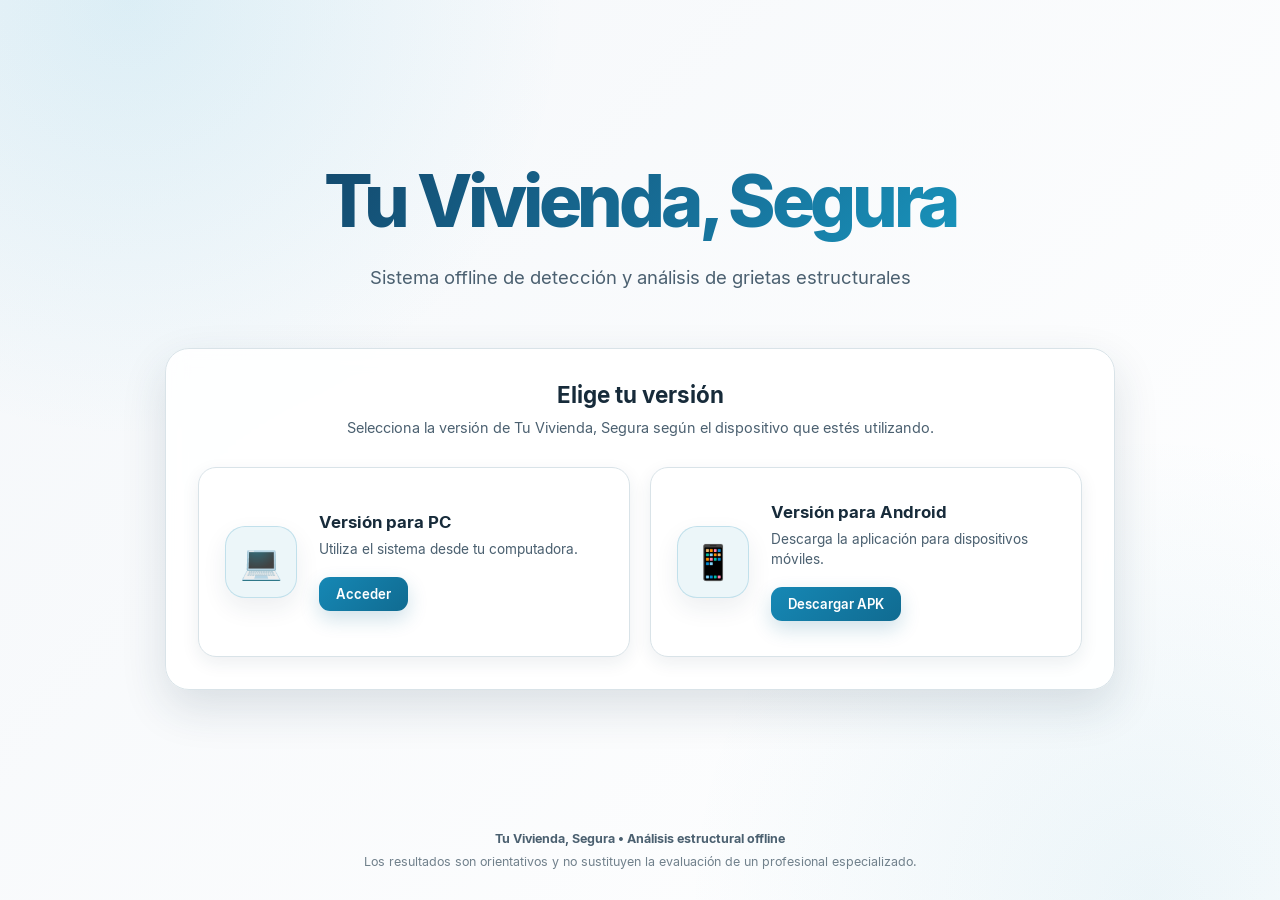
<file: index.html>
<!DOCTYPE html>
<html lang="es">
<head>
    <meta charset="utf-8" />
    <meta name="viewport" content="width=device-width, initial-scale=1" />
    <meta name="description" content="Tu Vivienda, Segura: aplicación offline para la detección y análisis de grietas estructurales." />
    <meta name="theme-color" content="#1688b5" />
    <meta name="color-scheme" content="light" />
    <title>Bienvenido | Tu Vivienda, Segura</title>
    <link rel="stylesheet" href="style.css" />
</head>
<body>
    <main class="welcome">
        <section class="welcome-content">
            <header class="welcome-header">
                <h1>Tu Vivienda, Segura</h1>
                <p>Sistema offline de detección y análisis de grietas estructurales</p>
            </header>
            <section class="download-section" aria-labelledby="downloadTitle">
                <h2 id="downloadTitle">Elige tu versión</h2>
                <p class="download-description">Selecciona la versión de Tu Vivienda, Segura según el dispositivo que estés utilizando. </p>
                <div class="download-options">
                    <a class="download-card" href="https://github.com/lucianoderek/TVS/releases/download/v1.0.0/TVS-PC-v1.0.0.exe" aria-label="Usar Tu Vivienda, Segura en PC">
                        <div class="download-icon" aria-hidden="true">💻</div>
                        <div class="download-info">
                            <h3>Versión para PC</h3>
                            <p>Utiliza el sistema desde tu computadora.</p>
                            <span class="download-button">Acceder</span>
                        </div>
                    </a>
                    <a class="download-card" href="https://github.com/lucianoderek/TVS/releases/download/v1.0.0/TVS-Android-v1.0.0.apk" aria-label="Descargar Tu Vivienda, Segura para Android">
                        <div class="download-icon" aria-hidden="true">📱</div>
                        <div class="download-info">
                            <h3>Versión para Android</h3>
                            <p>Descarga la aplicación para dispositivos móviles.</p>
                            <span class="download-button">Descargar APK</span>
                        </div>
                    </a>
                </div>
            </section>
        </section>
        <footer class="footer">
            <p><strong>Tu Vivienda, Segura • Análisis estructural offline</strong></p>
            <p>Los resultados son orientativos y no sustituyen la evaluación de un profesional especializado.</p>
        </footer>
    </main>
</body>
</html>
</file>
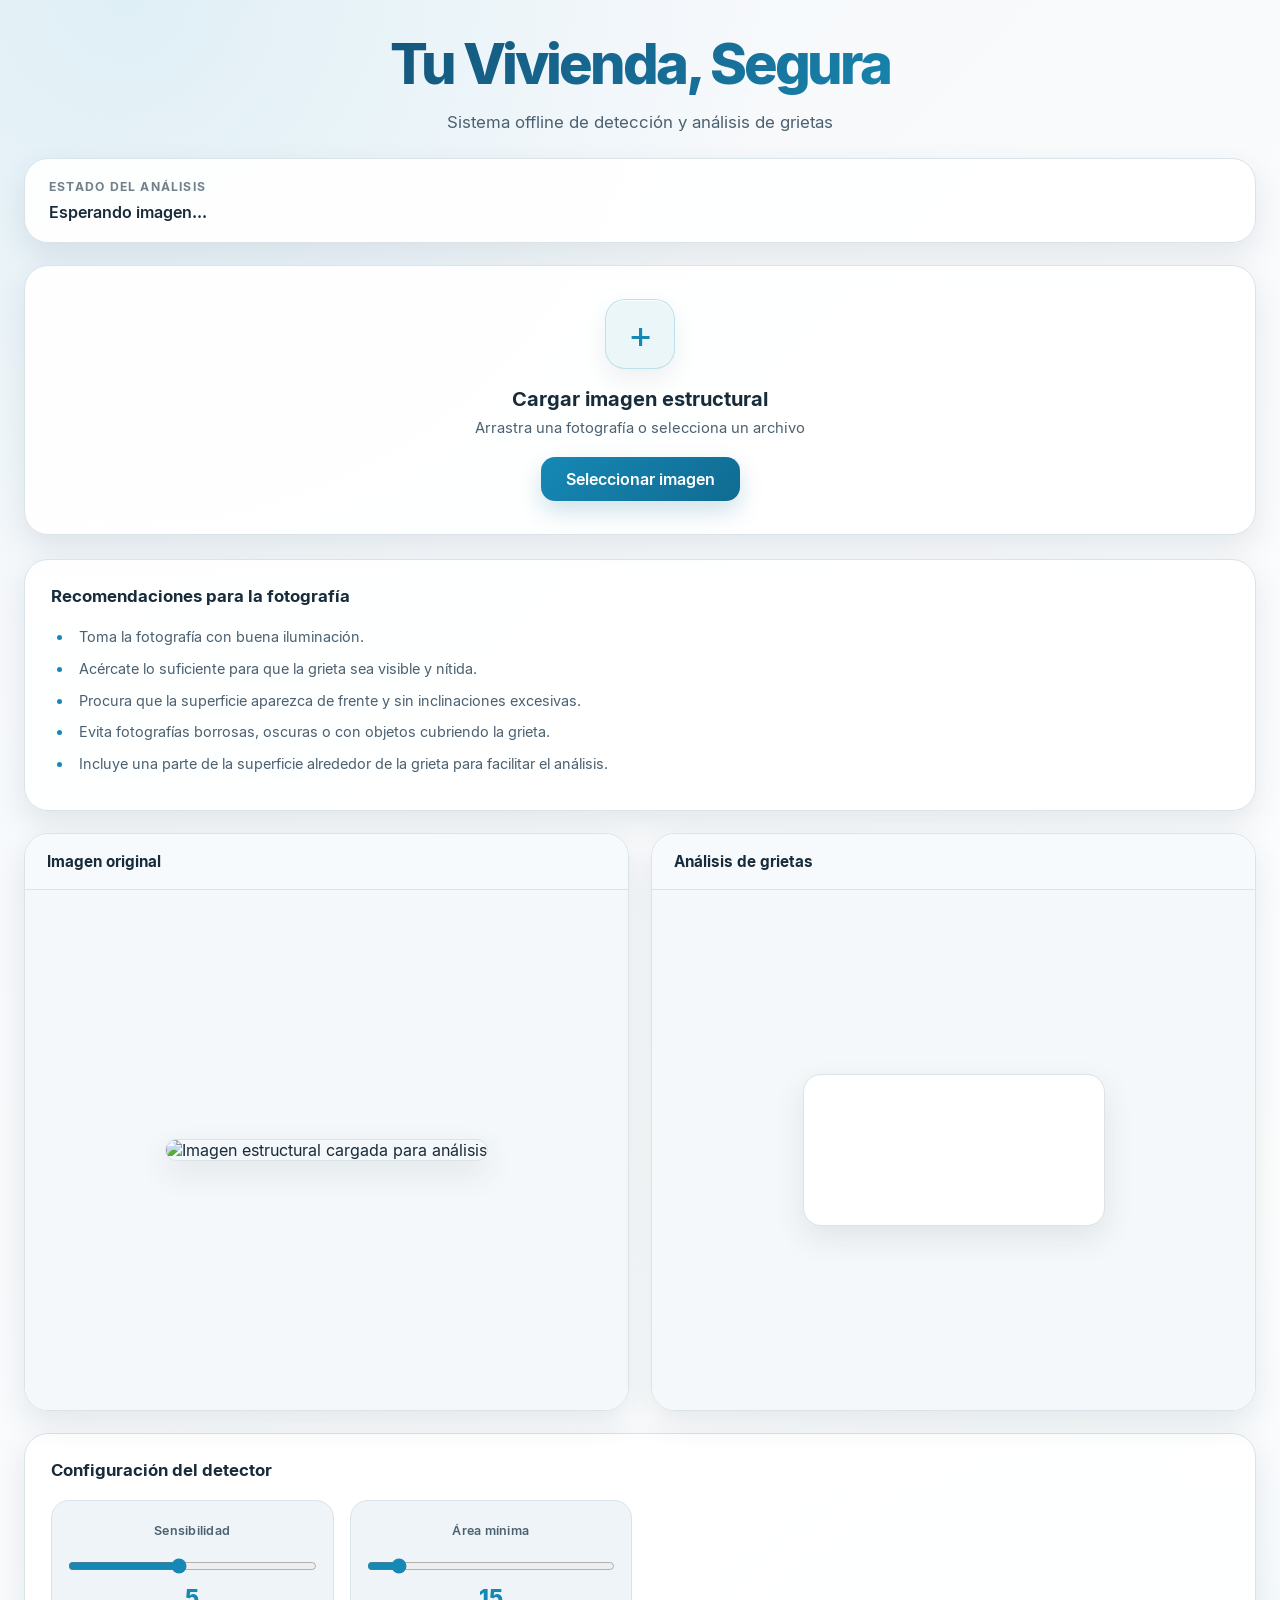
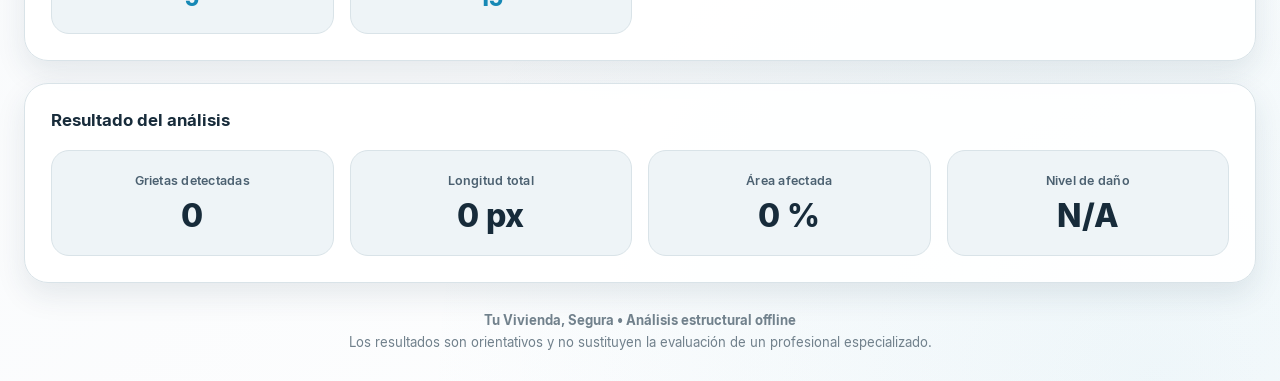
<file: pc/index.html>
<!DOCTYPE html>
<html lang="es">
<head>
    <meta charset="utf-8" />
    <meta name="viewport" content="width=device-width, initial-scale=1" />
    <meta name="description" content="Tu Vivienda, Segura: aplicación offline para la detección y análisis de grietas estructurales." />
    <meta name="theme-color" content="#0f172a" />
    <title>Tu Vivienda, Segura | Detector de grietas</title>
    <link rel="stylesheet" href="style.css" />
</head>
<body>
    <div class="app">
        <header class="header">
            <h1>Tu Vivienda, Segura</h1>
            <p>Sistema offline de detección y análisis de grietas</p>
        </header>
        <section class="status-card" aria-labelledby="statusTitle">
            <h2 id="statusTitle" class="status-title">Estado del análisis</h2>
            <div id="statusText" role="status" aria-live="polite">Esperando imagen...</div>
        </section>
        <section class="upload-area" id="dropZone" aria-labelledby="uploadTitle">
            <div class="upload-symbol" aria-hidden="true">+</div>
            <h2 id="uploadTitle">Cargar imagen estructural</h2>
            <p>Arrastra una fotografía o selecciona un archivo</p>
            <input type="file" id="imageInput" accept="image/jpeg, image/png, image/webp, image/bmp" hidden />
            <button id="uploadButton" type="button">Seleccionar imagen</button>
        </section>
        <section class="results-card photo-recommendations" aria-labelledby="photoTipsTitle">
            <h2 id="photoTipsTitle">Recomendaciones para la fotografía</h2>
            <ul>
                <li> Toma la fotografía con buena iluminación.</li>
                <li> Acércate lo suficiente para que la grieta sea visible y nítida.</li>
                <li> Procura que la superficie aparezca de frente y sin inclinaciones excesivas.</li>
                <li> Evita fotografías borrosas, oscuras o con objetos cubriendo la grieta.</li>
                <li> Incluye una parte de la superficie alrededor de la grieta para facilitar el análisis.</li>
            </ul>
        </section>
        <section id="indicator" class="indicator hidden" aria-labelledby="damageLabel">
            <svg viewBox="0 0 160 160">
                <circle cx="80" cy="80" r="60" class="circle-background" />
                <circle id="progressCircle" cx="80" cy="80" r="60" class="circle-progress" />
                <text id="damagePercent" x="80" y="85" text-anchor="middle" class="percentage">0%</text>
            </svg>
            <div id="damageLabel" class="damage-label">Sin análisis</div>
        </section>
        <main class="workspace">
            <section class="panel" aria-labelledby="originalTitle">
                <h2 id="originalTitle" class="panel-header">Imagen original</h2>
                <div class="panel-content">
                    <img id="preview" alt="Imagen estructural cargada para análisis" />
                </div>
            </section>
            <section class="panel" aria-labelledby="analysisTitle">
                <h2 id="analysisTitle" class="panel-header">Análisis de grietas</h2>
                <div class="panel-content">
                    <canvas id="canvasOutput" aria-label="Resultado visual del análisis de grietas"></canvas>
                </div>
            </section>
        </main>
        <section class="results-card" aria-labelledby="configTitle">
            <h2 id="configTitle">Configuración del detector</h2>
            <div class="metrics-grid">
                <div class="metric">
                    <label class="metric-title" for="sensitivity">Sensibilidad</label>
                    <input id="sensitivity" type="range" min="1" max="10" value="5" step="1" aria-describedby="sensitivityValue" />
                    <output id="sensitivityValue" for="sensitivity">5</output>
                </div>
                <div class="metric">
                    <label class="metric-title" for="areaLimit">Área mínima</label>
                    <input id="areaLimit" type="range" min="5" max="100" value="15" step="1" aria-describedby="areaValue" />
                    <output id="areaValue" for="areaLimit">15</output>
                </div>
            </div>
        </section>
        <section class="results-card" aria-labelledby="resultsTitle">
            <h2 id="resultsTitle">Resultado del análisis</h2>
            <div class="metrics-grid">
                <div class="metric">
                    <span class="metric-title">Grietas detectadas</span>
                    <strong id="crackCount">0</strong>
                </div>
                <div class="metric">
                    <span class="metric-title">Longitud total</span>
                    <strong id="crackLength">0 px</strong>
                </div>
                <div class="metric">
                    <span class="metric-title">Área afectada</span>
                    <strong id="affectedArea">0 %</strong>
                </div>
                <div class="metric">
                    <span class="metric-title">Nivel de daño</span>
                    <strong id="severity">N/A</strong>
                </div>
            </div>
        </section>
        <footer class="footer">
            <p><strong>Tu Vivienda, Segura • Análisis estructural offline</strong></p>
            <p>Los resultados son orientativos y no sustituyen la evaluación de un profesional especializado.</p>
        </footer>
    </div>
    <script src="opencv.js"></script>
    <script src="app.js"></script>
</body>
</html>
</file>
<file: style.css>
@font-face {
    font-family: "Inter";
    src: url("./fonts/Inter-Regular.woff2") format("woff2");
    font-weight: 400;
    font-style: normal;
    font-display: swap;
}

@font-face {
    font-family: "Inter";
    src: url("./fonts/Inter-Medium.woff2") format("woff2");
    font-weight: 500;
    font-style: normal;
    font-display: swap;
}

@font-face {
    font-family: "Inter";
    src: url("./fonts/Inter-SemiBold.woff2") format("woff2");
    font-weight: 600;
    font-style: normal;
    font-display: swap;
}

@font-face {
    font-family: "Inter";
    src: url("./fonts/Inter-Bold.woff2") format("woff2");
    font-weight: 700;
    font-style: normal;
    font-display: swap;
}

@font-face {
    font-family: "Inter";
    src: url("./fonts/Inter-ExtraBold.woff2") format("woff2");
    font-weight: 800;
    font-style: normal;
    font-display: swap;
}


/* ==========================================
   VARIABLES
========================================== */

:root {
    --background: #f4f7fa;
    --surface: #ffffff;
    --surface-soft: #eef4f7;

    --border: #d9e3e8;
    --border-light: #c7d5dc;

    --text: #172b3a;
    --secondary: #4b6070;
    --muted: #71818c;

    --blue: #1688b5;
    --blue-dark: #106b91;
    --blue-light: #27a8d2;

    --shadow-sm: 0 6px 18px rgba(25, 55, 75, 0.08);
    --shadow-md: 0 12px 30px rgba(25, 55, 75, 0.10);
    --shadow-lg: 0 18px 45px rgba(25, 55, 75, 0.14);

    --radius-md: 18px;
    --radius-lg: 24px;

    --transition: 0.25s ease;
}


/* ==========================================
   RESET
========================================== */

* {
    margin: 0;
    padding: 0;
    box-sizing: border-box;
}

html {
    min-height: 100%;
    scroll-behavior: smooth;
    color-scheme: light;
}

body {
    min-height: 100vh;

    font-family:
        "Inter",
        "Segoe UI",
        Arial,
        sans-serif;

    color: var(--text);

    background:
        radial-gradient(
            circle at 10% 0%,
            rgba(39, 168, 210, 0.12),
            transparent 30%
        ),
        radial-gradient(
            circle at 90% 100%,
            rgba(22, 136, 181, 0.08),
            transparent 32%
        ),
        linear-gradient(
            135deg,
            #f4f7fa,
            #ffffff
        );
}


/* ==========================================
   CONTENEDOR PRINCIPAL
========================================== */

.welcome {
    width: min(1100px, 100%);

    min-height: 100vh;

    margin: 0 auto;
    padding: 40px 24px 24px;

    display: flex;
    flex-direction: column;
    justify-content: space-between;
}


/* ==========================================
   CONTENIDO
========================================== */

.welcome-content {
    width: 100%;
    max-width: 950px;

    margin: auto;
}


/* ==========================================
   ENCABEZADO
========================================== */

.welcome-header {
    margin-bottom: 55px;

    text-align: center;
}

.welcome-header h1 {
    padding: 8px 0 12px;

    font-size: clamp(
        2.5rem,
        7vw,
        4.5rem
    );

    font-weight: 800;

    line-height: 1.05;

    letter-spacing: -0.06em;

    background:
        linear-gradient(
            135deg,
            #123b5d 0%,
            #176f98 55%,
            #19a7ce 100%
        );

    -webkit-background-clip: text;
    background-clip: text;

    -webkit-text-fill-color: transparent;
}

.welcome-header p {
    max-width: 650px;

    margin: 12px auto 0;

    color: var(--secondary);

    font-size: clamp(
        0.95rem,
        2vw,
        1.15rem
    );

    line-height: 1.6;
}


/* ==========================================
   SECCIÓN DE DESCARGA
========================================== */

.download-section {
    padding: 32px;

    border: 1px solid var(--border);

    border-radius: var(--radius-lg);

    background:
        rgba(255, 255, 255, 0.88);

    box-shadow: var(--shadow-lg);

    backdrop-filter: blur(10px);
}

.download-section h2 {
    margin-bottom: 8px;

    text-align: center;

    color: var(--text);

    font-size: 1.4rem;

    font-weight: 700;
}

.download-description {
    max-width: 600px;

    margin: 0 auto 28px;

    color: var(--secondary);

    text-align: center;

    font-size: 0.9rem;

    line-height: 1.6;
}


/* ==========================================
   OPCIONES
========================================== */

.download-options {
    display: grid;

    grid-template-columns:
        repeat(
            2,
            minmax(0, 1fr)
        );

    gap: 20px;
}


/* ==========================================
   TARJETAS
========================================== */

.download-card {
    min-height: 190px;

    padding: 26px;

    display: flex;

    align-items: center;

    gap: 22px;

    border: 1px solid var(--border);

    border-radius: var(--radius-md);

    background: var(--surface);

    color: inherit;

    text-decoration: none;

    box-shadow: var(--shadow-sm);

    transition:
        transform var(--transition),
        border-color var(--transition),
        box-shadow var(--transition),
        background var(--transition);
}

.download-card:hover {
    transform: translateY(-5px);

    border-color:
        rgba(
            22,
            136,
            181,
            0.45
        );

    background: #fbfdfe;

    box-shadow: var(--shadow-lg);
}

.download-card:active {
    transform: translateY(-1px);
}


/* ==========================================
   ICONO
========================================== */

.download-icon {
    width: 72px;
    height: 72px;

    flex-shrink: 0;

    display: grid;
    place-items: center;

    border:
        1px solid
        rgba(
            22,
            136,
            181,
            0.20
        );

    border-radius: 20px;

    background:
        rgba(
            22,
            136,
            181,
            0.08
        );

    box-shadow:
        0 10px 25px
        rgba(
            25,
            55,
            75,
            0.08
        );

    font-size: 34px;
}


/* ==========================================
   INFORMACIÓN
========================================== */

.download-info {
    min-width: 0;
}

.download-info h3 {
    margin-bottom: 7px;

    color: var(--text);

    font-size: 1.05rem;

    font-weight: 700;
}

.download-info p {
    margin-bottom: 18px;

    color: var(--secondary);

    font-size: 0.85rem;

    line-height: 1.5;
}


/* ==========================================
   BOTÓN
========================================== */

.download-button {
    display: inline-block;

    padding: 9px 17px;

    border-radius: 11px;

    color: #ffffff;

    background:
        linear-gradient(
            135deg,
            var(--blue),
            var(--blue-dark)
        );

    box-shadow:
        0 8px 20px
        rgba(
            16,
            107,
            145,
            0.20
        );

    font-size: 0.82rem;

    font-weight: 600;

    transition:
        transform var(--transition),
        box-shadow var(--transition),
        filter var(--transition);
}

.download-card:hover .download-button {
    transform: translateY(-1px);

    box-shadow:
        0 11px 24px
        rgba(
            16,
            107,
            145,
            0.28
        );

    filter: brightness(1.06);
}


/* ==========================================
   FOOTER
========================================== */

.footer {
    width: 100%;

    padding: 24px 0 4px;

    color: var(--muted);

    text-align: center;

    font-size: 0.78rem;

    line-height: 1.6;
}

.footer p {
    margin: 0;
}

.footer p + p {
    margin-top: 3px;
}

.footer strong {
    color: var(--secondary);
}


/* ==========================================
   ACCESIBILIDAD
========================================== */

.download-card:focus-visible {
    outline:
        3px solid
        rgba(
            22,
            136,
            181,
            0.25
        );

    outline-offset: 4px;
}


/* ==========================================
   TABLETS
========================================== */

@media (max-width: 800px) {

    .welcome {
        padding:
            30px 20px 20px;
    }

    .welcome-header {
        margin-bottom: 40px;
    }

    .download-section {
        padding: 24px;
    }

    .download-options {
        grid-template-columns: 1fr;
    }

    .download-card {
        min-height: 160px;
    }
}


/* ==========================================
   CELULARES
========================================== */

@media (max-width: 500px) {

    .welcome {
        padding:
            24px 14px 16px;
    }

    .welcome-header {
        margin-bottom: 30px;
    }

    .welcome-header h1 {
        font-size: 2.5rem;

        letter-spacing: -0.05em;
    }

    .welcome-header p {
        font-size: 0.88rem;
    }

    .download-section {
        padding: 20px;

        border-radius: 20px;
    }

    .download-section h2 {
        font-size: 1.2rem;
    }

    .download-description {
        font-size: 0.82rem;
    }

    .download-card {
        padding: 20px;

        gap: 16px;

        min-height: 145px;

        border-radius: 17px;
    }

    .download-icon {
        width: 58px;
        height: 58px;

        border-radius: 16px;

        font-size: 27px;
    }

    .download-info h3 {
        font-size: 0.95rem;
    }

    .download-info p {
        margin-bottom: 13px;

        font-size: 0.78rem;
    }

    .download-button {
        padding: 8px 13px;

        font-size: 0.75rem;
    }

    .footer {
        padding-top: 20px;

        font-size: 0.7rem;
    }
}


/* ==========================================
   REDUCIR ANIMACIONES
========================================== */

@media (prefers-reduced-motion: reduce) {

    html {
        scroll-behavior: auto;
    }

    *,
    *::before,
    *::after {
        animation-duration: 0.01ms !important;

        animation-iteration-count: 1 !important;

        transition-duration: 0.01ms !important;
    }
}
</file>
<file: pc/style.css>
@font-face {
    font-family: "Inter";
    src: url("./fonts/Inter-Regular.woff2") format("woff2");
    font-weight: 400;
    font-style: normal;
    font-display: swap;
}

@font-face {
    font-family: "Inter";
    src: url("./fonts/Inter-Medium.woff2") format("woff2");
    font-weight: 500;
    font-style: normal;
    font-display: swap;
}

@font-face {
    font-family: "Inter";
    src: url("./fonts/Inter-SemiBold.woff2") format("woff2");
    font-weight: 600;
    font-style: normal;
    font-display: swap;
}

@font-face {
    font-family: "Inter";
    src: url("./fonts/Inter-Bold.woff2") format("woff2");
    font-weight: 700;
    font-style: normal;
    font-display: swap;
}

@font-face {
    font-family: "Inter";
    src: url("./fonts/Inter-ExtraBold.woff2") format("woff2");
    font-weight: 800;
    font-style: normal;
    font-display: swap;
}

:root {
    --background: #f4f7fa;
    --background-light: #ffffff;
    --surface: #ffffff;
    --surface-light: #f8fafc;
    --surface-soft: #eef4f7;
    --border: #d9e3e8;
    --border-light: #c7d5dc;
    --text: #172b3a;
    --secondary: #4b6070;
    --muted: #71818c;
    --blue: #1688b5;
    --blue-dark: #106b91;
    --blue-light: #27a8d2;
    --green: #16a05d;
    --orange: #e99a16;
    --red: #dc4b4b;
    --shadow-sm: 0 6px 18px rgba(25, 55, 75, 0.08);
    --shadow-md: 0 12px 30px rgba(25, 55, 75, 0.10);
    --shadow-lg: 0 18px 45px rgba(25, 55, 75, 0.14);
    --radius-sm: 12px;
    --radius-md: 18px;
    --radius-lg: 24px;
    --transition: 0.25s ease;
}

* {
    margin: 0;
    padding: 0;
    box-sizing: border-box;
}

html {
    scroll-behavior: smooth;
}

body {
    min-height: 100vh;
    padding: 24px;
    color: var(--text);
    font-family: "Inter", "Segoe UI", Arial, sans-serif;
    background: radial-gradient( circle at 10% 0%, rgba(39, 168, 210, 0.10), transparent 28% ), radial-gradient( circle at 90% 100%, rgba(22, 136, 181, 0.07), transparent 32% ), linear-gradient( 135deg, #f4f7fa, #ffffff );
}

button,
input {
    font: inherit;
}

button {
    border: 0;
}

button:focus-visible, input:focus-visible {
    outline: 3px solid rgba(22, 136, 181, 0.25);
    outline-offset: 3px;
}

.app {
    width: min(1400px, 100%);
    margin: 0 auto;
}

.header {
    margin-bottom: 26px;
    text-align: center;
}

.header h1 {
    padding: 8px 0 10px;
    font-size: clamp(2.2rem, 5vw, 3.5rem);
    font-weight: 800;
    line-height: 1.15;
    letter-spacing: -0.055em;
    color: var(--text);
    background: linear-gradient( 135deg, #123b5d 0%, #176f98 55%, #19a7ce 100% );
    -webkit-background-clip: text;
    background-clip: text;
    -webkit-text-fill-color: transparent;
}

.header p {
    margin-top: 6px;
    color: var(--secondary);
    font-size: clamp(0.9rem, 2vw, 1.05rem);
}

.status-card, .upload-area, .panel, .results-card, .log-panel, .indicator {
    border: 1px solid var(--border);
    background: rgba(255, 255, 255, 0.94);
    box-shadow: var(--shadow-md);
}

.status-card {
    padding: 20px 24px;
    margin-bottom: 22px;
    border-radius: var(--radius-lg);
}

.status-title {
    margin-bottom: 8px;
    color: var(--muted);
    font-size: 0.76rem;
    font-weight: 700;
    letter-spacing: 0.1em;
    text-transform: uppercase;
}

#statusText {
    color: var(--text);
    font-size: 1rem;
    font-weight: 600;
}

.upload-area {
    min-height: 270px;
    padding: 32px;
    margin-bottom: 24px;
    border-radius: var(--radius-lg);
    display: flex;
    flex-direction: column;
    align-items: center;
    justify-content: center;
    text-align: center;
    cursor: pointer;
    transition: transform var(--transition), border-color var(--transition), box-shadow var(--transition), background var(--transition);
}

.upload-area:hover {
    transform: translateY(-3px);
    border-color: rgba(22, 136, 181, 0.45);
    background: #fbfdfe;
    box-shadow: 0 0 0 1px rgba(22, 136, 181, 0.06), var(--shadow-lg);
}

.upload-symbol {
    width: 70px;
    height: 70px;
    margin-bottom: 18px;
    display: grid;
    place-items: center;
    border: 1px solid rgba(22, 136, 181, 0.20);
    border-radius: 20px;
    color: var(--blue);
    background: rgba(22, 136, 181, 0.08);
    box-shadow: 0 10px 25px rgba(25, 55, 75, 0.08), inset 0 1px 0 rgba(255, 255, 255, 0.8);
    font-size: 38px;
    font-weight: 300;
}

.upload-area h2 {
    color: var(--text);
    font-size: 1.25rem;
    font-weight: 700;
}

.upload-area p {
    margin-top: 8px;
    color: var(--secondary);
    font-size: 0.92rem;
}

#uploadButton {
    margin-top: 20px;
    padding: 12px 25px;
    border-radius: 14px;
    color: #ffffff;
    background: linear-gradient( 135deg, var(--blue), var(--blue-dark) );
    box-shadow: 0 10px 25px rgba(16, 107, 145, 0.20);
    font-weight: 600;
    cursor: pointer;
    transition: transform var(--transition), box-shadow var(--transition), filter var(--transition);
}

#uploadButton:hover {
    transform: translateY(-2px);
    box-shadow: 0 14px 30px rgba(16, 107, 145, 0.28);
    filter: brightness(1.06);
}

#uploadButton:active {
    transform: scale(0.98);
}

.indicator {
    width: 230px;
    min-height: 260px;
    margin: 24px auto;
    padding: 20px;
    border-radius: var(--radius-lg);
    display: flex;
    flex-direction: column;
    align-items: center;
    justify-content: center;
}

.indicator svg {
    width: 175px;
    height: 175px;
}

.circle-background {
    fill: none;
    stroke: #dce6eb;
    stroke-width: 14;
}

.circle-progress {
    fill: none;
    stroke: var(--blue);
    stroke-width: 14;
    stroke-linecap: round;
    stroke-dasharray: 377;
    stroke-dashoffset: 377;
    transform: rotate(-90deg);
    transform-origin: center;
    filter: drop-shadow( 0 0 6px rgba(22, 136, 181, 0.25) );
    transition: stroke-dashoffset 0.8s ease;
}

.percentage {
    fill: var(--text);
    font-size: 28px;
    font-weight: 800;
}

.damage-label {
    margin-top: 10px;
    color: var(--text);
    font-weight: 700;
}

.hidden {
    display: none !important;
}

.workspace {
    display: grid;
    grid-template-columns: repeat(2, minmax(0, 1fr));
    gap: 22px;
    margin-bottom: 22px;
}

.panel {
    overflow: hidden;
    border-radius: var(--radius-lg);
}

.panel-header {
    padding: 18px 22px;
    border-bottom: 1px solid var(--border);
    background: #f7fafc;
    color: var(--text);
    font-size: 0.95rem;
    font-weight: 700;
}

.panel-content {
    height: 520px;
    padding: 22px;
    display: flex;
    align-items: center;
    justify-content: center;
    background: #f5f8fa;
}

#preview, #canvasOutput {
    display: block;
    max-width: 100%;
    max-height: 100%;
    object-fit: contain;
    border: 1px solid #d9e3e8;
    border-radius: var(--radius-md);
    box-shadow: var(--shadow-md);
}

#canvasOutput {
    background: #ffffff;
}

.photo-recommendations ul {
    margin: 0;
    padding-left: 22px;
    color: var(--secondary);
}

.photo-recommendations li {
    margin: 10px 0;
    padding-left: 6px;
    font-size: 0.9rem;
    line-height: 1.5;
}

.photo-recommendations li::marker {
    color: var(--blue);
}

.results-card {
    padding: 26px;
    margin-bottom: 22px;
    border-radius: var(--radius-lg);
}

.results-card h2 {
    margin-bottom: 20px;
    color: var(--text);
    font-size: 1.05rem;
    font-weight: 700;
}

.metrics-grid {
    display: grid;
    grid-template-columns: repeat(4, minmax(0, 1fr));
    gap: 16px;
}

.metric {
    min-width: 0;
    padding: 22px 16px;
    border: 1px solid var(--border);
    border-radius: var(--radius-md);
    background: var(--surface-soft);
    text-align: center;
    transition: transform var(--transition), border-color var(--transition), background var(--transition), box-shadow var(--transition);
}

.metric:hover {
    transform: translateY(-2px);
    border-color: var(--border-light);
    background: #ffffff;
    box-shadow: var(--shadow-sm);
}

.metric-title {
    display: block;
    margin-bottom: 10px;
    color: var(--secondary);
    font-size: 0.78rem;
    font-weight: 600;
    letter-spacing: 0.02em;
}

.metric strong, .metric output {
    display: block;
    color: var(--text);
    font-size: clamp(1.5rem, 3vw, 2rem);
    font-weight: 800;
    line-height: 1.1;
}

.metric input[type="range"] {
    width: 100%;
    margin: 10px 0 12px;
    accent-color: var(--blue);
    cursor: pointer;
}

.metric output {
    color: var(--blue);
    font-size: 1.4rem;
}

.log-panel {
    padding: 24px;
    border-radius: var(--radius-lg);
}

.log-panel h2 {
    margin-bottom: 14px;
    color: var(--text);
    font-size: 1rem;
    font-weight: 700;
}

#log {
    min-height: 80px;
    padding: 14px 16px;
    overflow: auto;
    border: 1px solid var(--border);
    border-radius: var(--radius-sm);
    background: #f5f8fa;
    color: #536875;
    font-family: "SFMono-Regular", Consolas, "Liberation Mono", monospace;
    font-size: 0.82rem;
    line-height: 1.6;
}

@keyframes pulse {
    0%, 100% {
        transform: scale(1);
    }

    50% {
        transform: scale(1.035);
    }
}

.processing {
    animation: pulse 1.5s infinite;
}

.damage-low {
    color: var(--green) !important;
}

.damage-medium {
    color: var(--orange) !important;
}

.damage-high {
    color: var(--red) !important;
}

.drag-active {
    border-color: var(--blue);
    background: rgba(22, 136, 181, 0.08);
    box-shadow: 0 0 0 4px rgba(22, 136, 181, 0.08), var(--shadow-lg);
}

.footer {
    padding: 6px 0 4px;
    margin-top: 10px;
    color: var(--muted);
    text-align: center;
    font-size: 0.82rem;
    line-height: 1.5;
}

.footer p {
    margin: 0;
}

.footer p + p {
    margin-top: 2px;
}

@media (max-width: 1100px) {
    body {
        padding: 20px;
    }

    .workspace {
        grid-template-columns: 1fr;
    }

    .metrics-grid {
        grid-template-columns: repeat(2, minmax(0, 1fr));
    }

    .panel-content {
        height: 500px;
    }
}

@media (max-width: 700px) {
    body {
        padding: 14px;
    }

    .header {
        margin-bottom: 20px;
    }

    .header h1 {
        padding: 7px 0 9px;
        letter-spacing: -0.045em;
        line-height: 1.15;
    }

    .status-card, .upload-area, .results-card, .log-panel, .panel {
        border-radius: 20px;
    }

    .upload-area {
        min-height: 230px;
        padding: 24px;
    }

    .workspace {
        gap: 16px;
    }

    .panel-content {
        height: 350px;
        padding: 16px;
    }

    .metrics-grid {
        grid-template-columns: 1fr;
        gap: 12px;
    }

    .results-card {
        padding: 20px;
    }

    .metric {
        padding: 18px;
    }

    .indicator {
        width: 210px;
    }
}

@media (prefers-reduced-motion: reduce) {
    html {
        scroll-behavior: auto;
    }

    *, *::before, *::after {
        animation-duration: 0.01ms !important;
        animation-iteration-count: 1 !important;
        transition-duration: 0.01ms !important;
    }
}
</file>
